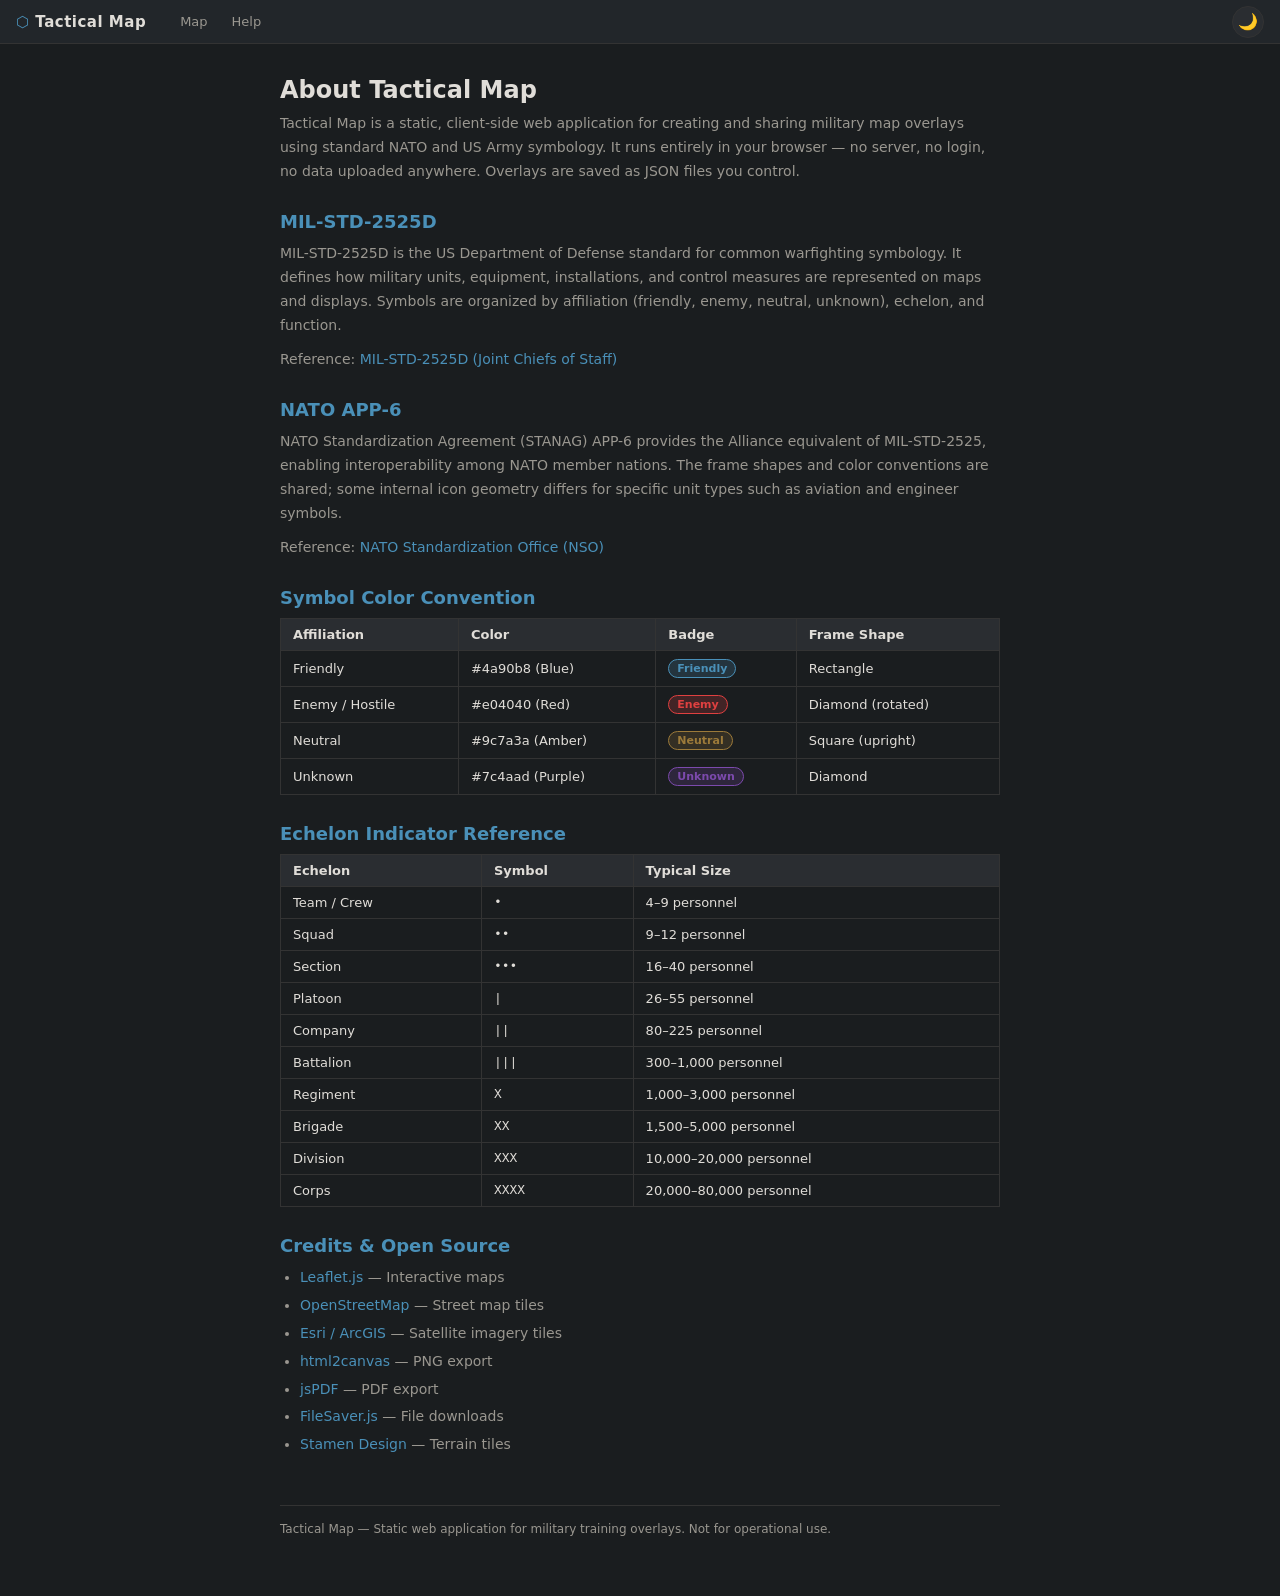
<file: about.html>
<!DOCTYPE html>
<html lang="en" data-theme="dark">
<head>
  <meta charset="UTF-8">
  <meta name="viewport" content="width=device-width, initial-scale=1.0">
  <title>About — Tactical Map</title>
  <link rel="icon" href="assets/img/favicon.ico" type="image/x-icon">
  <link rel="stylesheet" href="assets/css/themes.css">
  <link rel="stylesheet" href="assets/css/main.css">
</head>
<body>

<nav class="nav-bar">
  <div class="nav-logo">⬡ <span>Tactical Map</span></div>
  <div class="nav-links">
    <a href="index.html">Map</a>
    <a href="help.html">Help</a>
  </div>
  <div class="nav-spacer"></div>
  <div class="nav-controls">
    <button id="theme-toggle" title="Toggle theme">🌙</button>
  </div>
</nav>

<div class="page-container">
  <h1>About Tactical Map</h1>
  <p>
    Tactical Map is a static, client-side web application for creating and sharing military
    map overlays using standard NATO and US Army symbology. It runs entirely in your browser —
    no server, no login, no data uploaded anywhere. Overlays are saved as JSON files you control.
  </p>

  <h2>MIL-STD-2525D</h2>
  <p>
    MIL-STD-2525D is the US Department of Defense standard for common warfighting symbology.
    It defines how military units, equipment, installations, and control measures are represented
    on maps and displays. Symbols are organized by affiliation (friendly, enemy, neutral, unknown),
    echelon, and function.
  </p>
  <p>
    Reference: <a href="https://www.jcs.mil/Portals/36/Documents/Doctrine/misc_pubs/ms_2525d.pdf" target="_blank" rel="noopener">MIL-STD-2525D (Joint Chiefs of Staff)</a>
  </p>

  <h2>NATO APP-6</h2>
  <p>
    NATO Standardization Agreement (STANAG) APP-6 provides the Alliance equivalent of
    MIL-STD-2525, enabling interoperability among NATO member nations. The frame shapes and
    color conventions are shared; some internal icon geometry differs for specific unit types
    such as aviation and engineer symbols.
  </p>
  <p>
    Reference: <a href="https://nso.nato.int/nso/nsdd/listpromulg.html" target="_blank" rel="noopener">NATO Standardization Office (NSO)</a>
  </p>

  <h2>Symbol Color Convention</h2>
  <table>
    <thead>
      <tr><th>Affiliation</th><th>Color</th><th>Badge</th><th>Frame Shape</th></tr>
    </thead>
    <tbody>
      <tr>
        <td>Friendly</td>
        <td>#4a90b8 (Blue)</td>
        <td><span class="badge badge-friendly">Friendly</span></td>
        <td>Rectangle</td>
      </tr>
      <tr>
        <td>Enemy / Hostile</td>
        <td>#e04040 (Red)</td>
        <td><span class="badge badge-enemy">Enemy</span></td>
        <td>Diamond (rotated)</td>
      </tr>
      <tr>
        <td>Neutral</td>
        <td>#9c7a3a (Amber)</td>
        <td><span class="badge badge-neutral">Neutral</span></td>
        <td>Square (upright)</td>
      </tr>
      <tr>
        <td>Unknown</td>
        <td>#7c4aad (Purple)</td>
        <td><span class="badge badge-unknown">Unknown</span></td>
        <td>Diamond</td>
      </tr>
    </tbody>
  </table>

  <h2>Echelon Indicator Reference</h2>
  <table>
    <thead>
      <tr><th>Echelon</th><th>Symbol</th><th>Typical Size</th></tr>
    </thead>
    <tbody>
      <tr><td>Team / Crew</td><td style="font-family:monospace">•</td><td>4–9 personnel</td></tr>
      <tr><td>Squad</td><td style="font-family:monospace">••</td><td>9–12 personnel</td></tr>
      <tr><td>Section</td><td style="font-family:monospace">•••</td><td>16–40 personnel</td></tr>
      <tr><td>Platoon</td><td style="font-family:monospace">|</td><td>26–55 personnel</td></tr>
      <tr><td>Company</td><td style="font-family:monospace">||</td><td>80–225 personnel</td></tr>
      <tr><td>Battalion</td><td style="font-family:monospace">|||</td><td>300–1,000 personnel</td></tr>
      <tr><td>Regiment</td><td style="font-family:monospace">X</td><td>1,000–3,000 personnel</td></tr>
      <tr><td>Brigade</td><td style="font-family:monospace">XX</td><td>1,500–5,000 personnel</td></tr>
      <tr><td>Division</td><td style="font-family:monospace">XXX</td><td>10,000–20,000 personnel</td></tr>
      <tr><td>Corps</td><td style="font-family:monospace">XXXX</td><td>20,000–80,000 personnel</td></tr>
    </tbody>
  </table>

  <h2>Credits &amp; Open Source</h2>
  <ul>
    <li><a href="https://leafletjs.com" target="_blank" rel="noopener">Leaflet.js</a> — Interactive maps</li>
    <li><a href="https://www.openstreetmap.org" target="_blank" rel="noopener">OpenStreetMap</a> — Street map tiles</li>
    <li><a href="https://www.esri.com" target="_blank" rel="noopener">Esri / ArcGIS</a> — Satellite imagery tiles</li>
    <li><a href="https://html2canvas.hertzen.com" target="_blank" rel="noopener">html2canvas</a> — PNG export</li>
    <li><a href="https://parall.ax/products/jspdf" target="_blank" rel="noopener">jsPDF</a> — PDF export</li>
    <li><a href="https://github.com/eligrey/FileSaver.js" target="_blank" rel="noopener">FileSaver.js</a> — File downloads</li>
    <li><a href="https://stuen.com" target="_blank" rel="noopener">Stamen Design</a> — Terrain tiles</li>
  </ul>

  <div class="page-footer">
    Tactical Map — Static web application for military training overlays. Not for operational use.
  </div>
</div>

<script>
  (function() {
    const saved = localStorage.getItem('theme') || 'dark';
    document.documentElement.setAttribute('data-theme', saved);
    document.getElementById('theme-toggle').textContent = saved === 'dark' ? '🌙' : '☀️';
    document.getElementById('theme-toggle').addEventListener('click', () => {
      const cur = document.documentElement.getAttribute('data-theme');
      const next = cur === 'dark' ? 'light' : 'dark';
      document.documentElement.setAttribute('data-theme', next);
      localStorage.setItem('theme', next);
      document.getElementById('theme-toggle').textContent = next === 'dark' ? '🌙' : '☀️';
    });
  })();
</script>
</body>
</html>
</file>
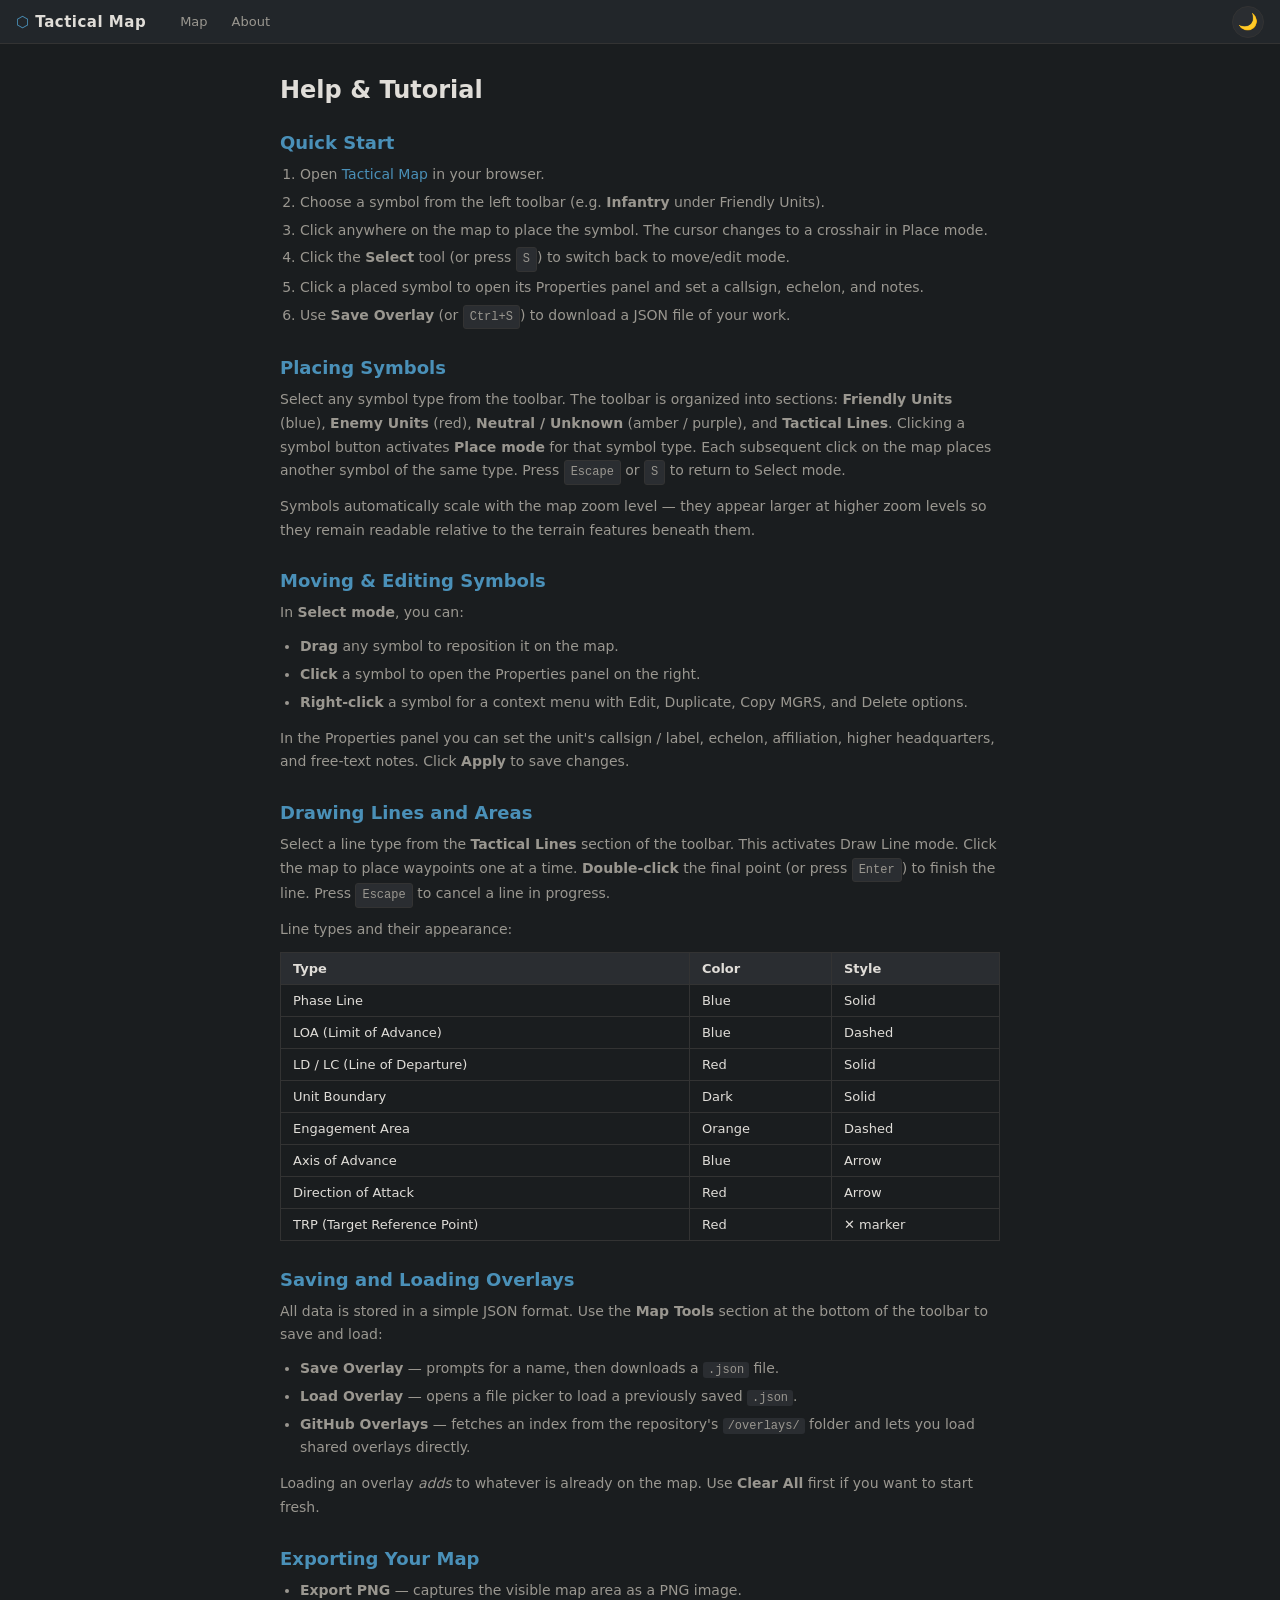
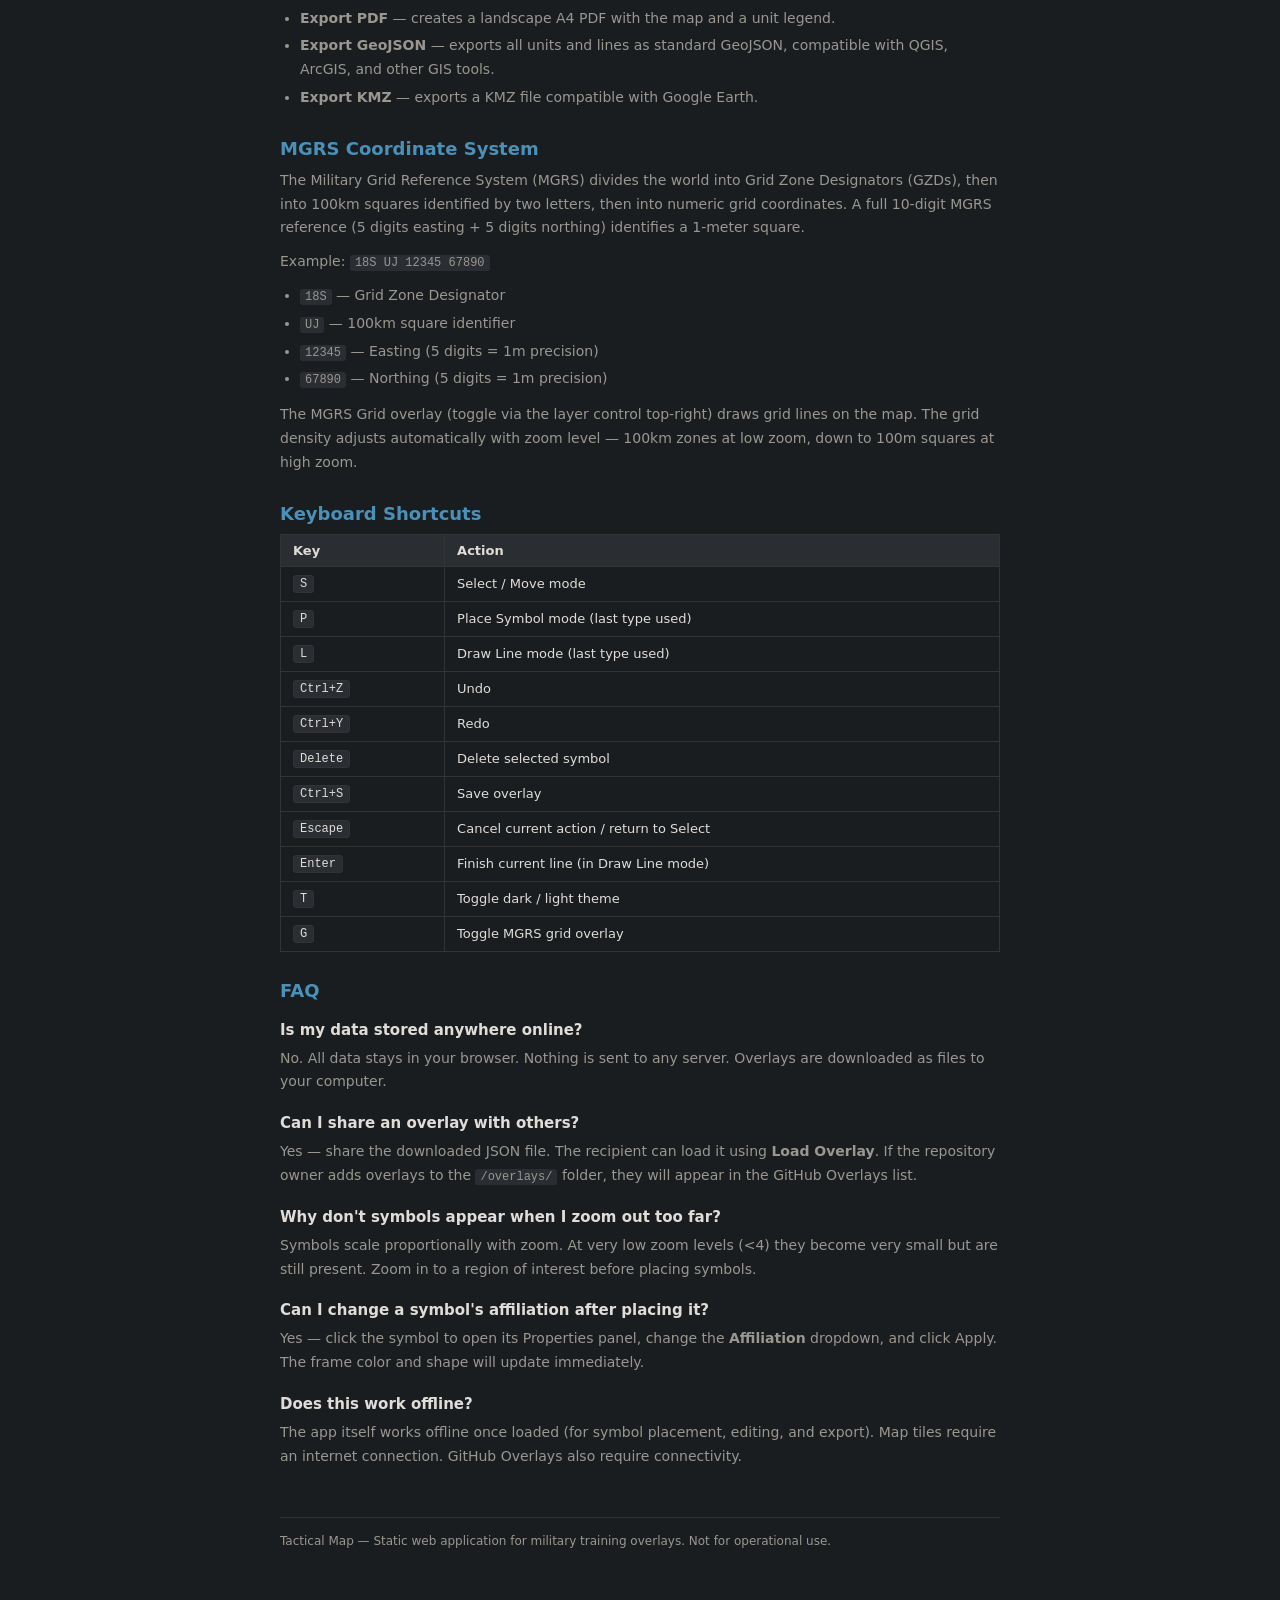
<file: help.html>
<!DOCTYPE html>
<html lang="en" data-theme="dark">
<head>
  <meta charset="UTF-8">
  <meta name="viewport" content="width=device-width, initial-scale=1.0">
  <title>Help — Tactical Map</title>
  <link rel="icon" href="assets/img/favicon.ico" type="image/x-icon">
  <link rel="stylesheet" href="assets/css/themes.css">
  <link rel="stylesheet" href="assets/css/main.css">
</head>
<body>

<nav class="nav-bar">
  <div class="nav-logo">⬡ <span>Tactical Map</span></div>
  <div class="nav-links">
    <a href="index.html">Map</a>
    <a href="about.html">About</a>
  </div>
  <div class="nav-spacer"></div>
  <div class="nav-controls">
    <button id="theme-toggle" title="Toggle theme">🌙</button>
  </div>
</nav>

<div class="page-container">
  <h1>Help &amp; Tutorial</h1>

  <h2>Quick Start</h2>
  <ol>
    <li>Open <a href="index.html">Tactical Map</a> in your browser.</li>
    <li>Choose a symbol from the left toolbar (e.g. <strong>Infantry</strong> under Friendly Units).</li>
    <li>Click anywhere on the map to place the symbol. The cursor changes to a crosshair in Place mode.</li>
    <li>Click the <strong>Select</strong> tool (or press <kbd class="kbd">S</kbd>) to switch back to move/edit mode.</li>
    <li>Click a placed symbol to open its Properties panel and set a callsign, echelon, and notes.</li>
    <li>Use <strong>Save Overlay</strong> (or <kbd class="kbd">Ctrl+S</kbd>) to download a JSON file of your work.</li>
  </ol>

  <h2>Placing Symbols</h2>
  <p>
    Select any symbol type from the toolbar. The toolbar is organized into sections:
    <strong>Friendly Units</strong> (blue), <strong>Enemy Units</strong> (red),
    <strong>Neutral / Unknown</strong> (amber / purple), and <strong>Tactical Lines</strong>.
    Clicking a symbol button activates <strong>Place mode</strong> for that symbol type.
    Each subsequent click on the map places another symbol of the same type.
    Press <kbd class="kbd">Escape</kbd> or <kbd class="kbd">S</kbd> to return to Select mode.
  </p>
  <p>
    Symbols automatically scale with the map zoom level — they appear larger at higher zoom
    levels so they remain readable relative to the terrain features beneath them.
  </p>

  <h2>Moving &amp; Editing Symbols</h2>
  <p>
    In <strong>Select mode</strong>, you can:
  </p>
  <ul>
    <li><strong>Drag</strong> any symbol to reposition it on the map.</li>
    <li><strong>Click</strong> a symbol to open the Properties panel on the right.</li>
    <li><strong>Right-click</strong> a symbol for a context menu with Edit, Duplicate, Copy MGRS, and Delete options.</li>
  </ul>
  <p>
    In the Properties panel you can set the unit's callsign / label, echelon, affiliation,
    higher headquarters, and free-text notes. Click <strong>Apply</strong> to save changes.
  </p>

  <h2>Drawing Lines and Areas</h2>
  <p>
    Select a line type from the <strong>Tactical Lines</strong> section of the toolbar.
    This activates Draw Line mode. Click the map to place waypoints one at a time.
    <strong>Double-click</strong> the final point (or press <kbd class="kbd">Enter</kbd>) to finish the line.
    Press <kbd class="kbd">Escape</kbd> to cancel a line in progress.
  </p>
  <p>Line types and their appearance:</p>
  <table>
    <thead><tr><th>Type</th><th>Color</th><th>Style</th></tr></thead>
    <tbody>
      <tr><td>Phase Line</td><td>Blue</td><td>Solid</td></tr>
      <tr><td>LOA (Limit of Advance)</td><td>Blue</td><td>Dashed</td></tr>
      <tr><td>LD / LC (Line of Departure)</td><td>Red</td><td>Solid</td></tr>
      <tr><td>Unit Boundary</td><td>Dark</td><td>Solid</td></tr>
      <tr><td>Engagement Area</td><td>Orange</td><td>Dashed</td></tr>
      <tr><td>Axis of Advance</td><td>Blue</td><td>Arrow</td></tr>
      <tr><td>Direction of Attack</td><td>Red</td><td>Arrow</td></tr>
      <tr><td>TRP (Target Reference Point)</td><td>Red</td><td>✕ marker</td></tr>
    </tbody>
  </table>

  <h2>Saving and Loading Overlays</h2>
  <p>
    All data is stored in a simple JSON format. Use the <strong>Map Tools</strong> section at the bottom
    of the toolbar to save and load:
  </p>
  <ul>
    <li><strong>Save Overlay</strong> — prompts for a name, then downloads a <code>.json</code> file.</li>
    <li><strong>Load Overlay</strong> — opens a file picker to load a previously saved <code>.json</code>.</li>
    <li><strong>GitHub Overlays</strong> — fetches an index from the repository's <code>/overlays/</code>
        folder and lets you load shared overlays directly.</li>
  </ul>
  <p>
    Loading an overlay <em>adds</em> to whatever is already on the map. Use <strong>Clear All</strong>
    first if you want to start fresh.
  </p>

  <h2>Exporting Your Map</h2>
  <ul>
    <li><strong>Export PNG</strong> — captures the visible map area as a PNG image.</li>
    <li><strong>Export PDF</strong> — creates a landscape A4 PDF with the map and a unit legend.</li>
    <li><strong>Export GeoJSON</strong> — exports all units and lines as standard GeoJSON,
        compatible with QGIS, ArcGIS, and other GIS tools.</li>
    <li><strong>Export KMZ</strong> — exports a KMZ file compatible with Google Earth.</li>
  </ul>

  <h2>MGRS Coordinate System</h2>
  <p>
    The Military Grid Reference System (MGRS) divides the world into Grid Zone Designators (GZDs),
    then into 100km squares identified by two letters, then into numeric grid coordinates.
    A full 10-digit MGRS reference (5 digits easting + 5 digits northing) identifies a 1-meter square.
  </p>
  <p>
    Example: <code>18S UJ 12345 67890</code>
  </p>
  <ul>
    <li><code>18S</code> — Grid Zone Designator</li>
    <li><code>UJ</code> — 100km square identifier</li>
    <li><code>12345</code> — Easting (5 digits = 1m precision)</li>
    <li><code>67890</code> — Northing (5 digits = 1m precision)</li>
  </ul>
  <p>
    The MGRS Grid overlay (toggle via the layer control top-right) draws grid lines on the map.
    The grid density adjusts automatically with zoom level — 100km zones at low zoom,
    down to 100m squares at high zoom.
  </p>

  <h2>Keyboard Shortcuts</h2>
  <table>
    <thead><tr><th>Key</th><th>Action</th></tr></thead>
    <tbody>
      <tr><td><kbd class="kbd">S</kbd></td><td>Select / Move mode</td></tr>
      <tr><td><kbd class="kbd">P</kbd></td><td>Place Symbol mode (last type used)</td></tr>
      <tr><td><kbd class="kbd">L</kbd></td><td>Draw Line mode (last type used)</td></tr>
      <tr><td><kbd class="kbd">Ctrl+Z</kbd></td><td>Undo</td></tr>
      <tr><td><kbd class="kbd">Ctrl+Y</kbd></td><td>Redo</td></tr>
      <tr><td><kbd class="kbd">Delete</kbd></td><td>Delete selected symbol</td></tr>
      <tr><td><kbd class="kbd">Ctrl+S</kbd></td><td>Save overlay</td></tr>
      <tr><td><kbd class="kbd">Escape</kbd></td><td>Cancel current action / return to Select</td></tr>
      <tr><td><kbd class="kbd">Enter</kbd></td><td>Finish current line (in Draw Line mode)</td></tr>
      <tr><td><kbd class="kbd">T</kbd></td><td>Toggle dark / light theme</td></tr>
      <tr><td><kbd class="kbd">G</kbd></td><td>Toggle MGRS grid overlay</td></tr>
    </tbody>
  </table>

  <h2>FAQ</h2>

  <h3>Is my data stored anywhere online?</h3>
  <p>No. All data stays in your browser. Nothing is sent to any server. Overlays are downloaded
     as files to your computer.</p>

  <h3>Can I share an overlay with others?</h3>
  <p>Yes — share the downloaded JSON file. The recipient can load it using <strong>Load Overlay</strong>.
     If the repository owner adds overlays to the <code>/overlays/</code> folder, they will appear
     in the GitHub Overlays list.</p>

  <h3>Why don't symbols appear when I zoom out too far?</h3>
  <p>Symbols scale proportionally with zoom. At very low zoom levels (&lt;4) they become very small
     but are still present. Zoom in to a region of interest before placing symbols.</p>

  <h3>Can I change a symbol's affiliation after placing it?</h3>
  <p>Yes — click the symbol to open its Properties panel, change the <strong>Affiliation</strong>
     dropdown, and click Apply. The frame color and shape will update immediately.</p>

  <h3>Does this work offline?</h3>
  <p>The app itself works offline once loaded (for symbol placement, editing, and export).
     Map tiles require an internet connection. GitHub Overlays also require connectivity.</p>

  <div class="page-footer">
    Tactical Map — Static web application for military training overlays. Not for operational use.
  </div>
</div>

<script>
  (function() {
    const saved = localStorage.getItem('theme') || 'dark';
    document.documentElement.setAttribute('data-theme', saved);
    document.getElementById('theme-toggle').textContent = saved === 'dark' ? '🌙' : '☀️';
    document.getElementById('theme-toggle').addEventListener('click', () => {
      const cur = document.documentElement.getAttribute('data-theme');
      const next = cur === 'dark' ? 'light' : 'dark';
      document.documentElement.setAttribute('data-theme', next);
      localStorage.setItem('theme', next);
      document.getElementById('theme-toggle').textContent = next === 'dark' ? '🌙' : '☀️';
    });
  })();
</script>
</body>
</html>
</file>
<file: assets/css/themes.css>
:root[data-theme="dark"] {
  --bg-primary: #1a1d1f;
  --bg-secondary: #22262a;
  --bg-tertiary: #2a2d31;
  --text-primary: #e0ddd8;
  --text-secondary: #9a9790;
  --border: #333333;
  --accent: #4a90b8;
  --accent-hover: #5ba3cc;
  --danger: #e04040;
  --success: #4caf50;
  --tile-filter: brightness(0.45) saturate(0.6);
  --shadow: rgba(0,0,0,0.4);
  --toolbar-bg: #1e2124;
  --status-bg: #16191b;
  --modal-overlay: rgba(0,0,0,0.7);
}

:root[data-theme="light"] {
  --bg-primary: #f5f3ee;
  --bg-secondary: #ffffff;
  --bg-tertiary: #ebe8e0;
  --text-primary: #1a1a18;
  --text-secondary: #5a5850;
  --border: #cccccc;
  --accent: #185fa5;
  --accent-hover: #1470c0;
  --danger: #c0392b;
  --success: #27ae60;
  --tile-filter: none;
  --shadow: rgba(0,0,0,0.15);
  --toolbar-bg: #f0ede6;
  --status-bg: #e8e5de;
  --modal-overlay: rgba(0,0,0,0.5);
}
</file>
<file: assets/css/main.css>
*, *::before, *::after { box-sizing: border-box; margin: 0; padding: 0; }

html, body {
  height: 100%;
  font-family: 'Segoe UI', system-ui, -apple-system, sans-serif;
  font-size: 14px;
  background: var(--bg-primary);
  color: var(--text-primary);
  transition: background 0.2s, color 0.2s;
}

a { color: var(--accent); text-decoration: none; }
a:hover { text-decoration: underline; }

button {
  cursor: pointer;
  border: 1px solid var(--border);
  background: var(--bg-tertiary);
  color: var(--text-primary);
  border-radius: 4px;
  padding: 5px 10px;
  font-size: 13px;
  transition: background 0.15s, border-color 0.15s;
}
button:hover { background: var(--bg-secondary); border-color: var(--accent); }
button.active, button.btn-primary {
  background: var(--accent);
  color: #fff;
  border-color: var(--accent);
}
button.active:hover, button.btn-primary:hover { background: var(--accent-hover); }
button.btn-danger { background: var(--danger); color: #fff; border-color: var(--danger); }
button.btn-secondary { background: var(--bg-tertiary); color: var(--text-primary); border-color: var(--border); }
button.btn-secondary:hover { border-color: var(--accent); color: var(--accent); }

input[type="text"], input[type="search"], textarea, select {
  background: var(--bg-secondary);
  color: var(--text-primary);
  border: 1px solid var(--border);
  border-radius: 4px;
  padding: 5px 8px;
  font-size: 13px;
  width: 100%;
}
input:focus, textarea:focus, select:focus {
  outline: none;
  border-color: var(--accent);
}

/* NAV BAR */
.nav-bar {
  display: flex;
  align-items: center;
  gap: 16px;
  padding: 0 16px;
  height: 44px;
  background: var(--bg-secondary);
  border-bottom: 1px solid var(--border);
  position: relative;
  z-index: 1000;
  flex-shrink: 0;
}
.nav-logo {
  font-weight: 700;
  font-size: 15px;
  letter-spacing: 0.5px;
  color: var(--accent);
  white-space: nowrap;
}
.nav-logo span { color: var(--text-primary); }
.nav-links { display: flex; gap: 4px; margin-left: 8px; }
.nav-links a {
  padding: 4px 10px;
  border-radius: 4px;
  color: var(--text-secondary);
  font-size: 13px;
}
.nav-links a:hover { background: var(--bg-tertiary); color: var(--text-primary); text-decoration: none; }
.nav-spacer { flex: 1; }
.nav-controls { display: flex; align-items: center; gap: 8px; }

#std-selector {
  background: var(--bg-tertiary);
  border: 1px solid var(--border);
  color: var(--text-primary);
  border-radius: 4px;
  padding: 4px 8px;
  font-size: 12px;
  cursor: pointer;
  width: auto;
}

#theme-toggle {
  width: 32px;
  height: 32px;
  padding: 0;
  border-radius: 50%;
  display: flex;
  align-items: center;
  justify-content: center;
  font-size: 16px;
  border: 1px solid var(--border);
}

/* MODAL */
.modal-overlay {
  display: none;
  position: fixed;
  inset: 0;
  background: var(--modal-overlay);
  z-index: 9000;
  align-items: center;
  justify-content: center;
}
.modal-overlay.open { display: flex; }
.modal {
  background: var(--bg-secondary);
  border: 1px solid var(--border);
  border-radius: 8px;
  padding: 20px;
  min-width: 300px;
  max-width: 520px;
  width: 90%;
  max-height: 80vh;
  overflow-y: auto;
  box-shadow: 0 8px 32px var(--shadow);
}
.modal h3 { margin-bottom: 14px; font-size: 15px; }
.modal-footer { display: flex; gap: 8px; justify-content: flex-end; margin-top: 16px; }
.modal label { display: block; margin-bottom: 4px; font-size: 12px; color: var(--text-secondary); }
.modal .form-group { margin-bottom: 12px; }

/* CONTEXT MENU */
.context-menu {
  display: none;
  position: fixed;
  background: var(--bg-secondary);
  border: 1px solid var(--border);
  border-radius: 6px;
  box-shadow: 0 4px 16px var(--shadow);
  z-index: 8000;
  min-width: 160px;
  padding: 4px 0;
}
.context-menu.open { display: block; }
.context-menu-item {
  padding: 7px 14px;
  cursor: pointer;
  font-size: 13px;
  color: var(--text-primary);
}
.context-menu-item:hover { background: var(--bg-tertiary); }
.context-menu-item.danger { color: var(--danger); }
.context-menu-sep { height: 1px; background: var(--border); margin: 3px 0; }

/* ABOUT / HELP PAGES */
.page-container {
  max-width: 760px;
  margin: 0 auto;
  padding: 32px 20px 60px;
}
.page-container h1 { font-size: 24px; margin-bottom: 8px; }
.page-container h2 { font-size: 18px; margin: 28px 0 10px; color: var(--accent); }
.page-container h3 { font-size: 15px; margin: 20px 0 8px; }
.page-container p { line-height: 1.7; margin-bottom: 10px; color: var(--text-secondary); }
.page-container ul, .page-container ol { padding-left: 20px; margin-bottom: 12px; }
.page-container li { line-height: 1.7; color: var(--text-secondary); margin-bottom: 4px; }
.page-container table { width: 100%; border-collapse: collapse; margin-bottom: 16px; }
.page-container th, .page-container td {
  padding: 8px 12px;
  text-align: left;
  border: 1px solid var(--border);
  font-size: 13px;
}
.page-container th { background: var(--bg-tertiary); font-weight: 600; }
.page-container code {
  background: var(--bg-tertiary);
  padding: 1px 5px;
  border-radius: 3px;
  font-family: 'Courier New', monospace;
  font-size: 12px;
}
.page-footer {
  margin-top: 48px;
  padding-top: 16px;
  border-top: 1px solid var(--border);
  font-size: 12px;
  color: var(--text-secondary);
}
.kbd {
  display: inline-block;
  background: var(--bg-tertiary);
  border: 1px solid var(--border);
  border-radius: 3px;
  padding: 1px 6px;
  font-family: monospace;
  font-size: 12px;
}
.badge {
  display: inline-block;
  padding: 2px 8px;
  border-radius: 12px;
  font-size: 11px;
  font-weight: 600;
}
.badge-friendly { background: rgba(74,144,184,0.2); color: #4a90b8; border: 1px solid #4a90b8; }
.badge-enemy { background: rgba(224,64,64,0.2); color: #e04040; border: 1px solid #e04040; }
.badge-neutral { background: rgba(156,122,58,0.2); color: #9c7a3a; border: 1px solid #9c7a3a; }
.badge-unknown { background: rgba(124,74,173,0.2); color: #7c4aad; border: 1px solid #7c4aad; }

/* ── SYMBOL BUILDER MODAL ─────────────────────────────────────────────────── */
#symbol-builder-modal .modal {
  max-width: 780px;
  width: 96vw;
  max-height: 88vh;
  display: flex;
  flex-direction: column;
  padding: 0;
  overflow: hidden;
}
.sb-modal-header {
  display: flex;
  align-items: center;
  justify-content: space-between;
  padding: 12px 16px;
  border-bottom: 1px solid var(--border);
  flex-shrink: 0;
}
.sb-modal-header h3 { margin: 0; font-size: 15px; }
.sb-modal-header button { width: 28px; height: 28px; padding: 0; border-radius: 50%; font-size: 15px; }
.sb-body {
  display: flex;
  flex: 1;
  overflow: hidden;
  min-height: 0;
}
/* Left panel — symbol library */
.sb-left {
  width: 240px;
  flex-shrink: 0;
  border-right: 1px solid var(--border);
  display: flex;
  flex-direction: column;
  overflow: hidden;
}
.sb-search-row {
  padding: 8px;
  border-bottom: 1px solid var(--border);
  flex-shrink: 0;
}
.sb-search-row input { font-size: 12px; }
#sb-symbol-list {
  flex: 1;
  overflow-y: auto;
  padding: 4px 6px 8px;
}
.sb-group-hdr {
  font-size: 10px;
  font-weight: 600;
  text-transform: uppercase;
  letter-spacing: 0.5px;
  color: var(--text-secondary);
  padding: 4px 2px 2px;
}
.sb-grid {
  display: grid;
  grid-template-columns: repeat(3, 1fr);
  gap: 3px;
  margin-bottom: 4px;
}
.sb-item {
  display: flex;
  flex-direction: column;
  align-items: center;
  gap: 2px;
  padding: 5px 3px 4px;
  border-radius: 5px;
  cursor: pointer;
  border: 1px solid transparent;
  transition: background 0.12s, border-color 0.12s;
}
.sb-item:hover { background: var(--bg-tertiary); border-color: var(--border); }
.sb-item.selected { background: rgba(74,144,184,0.18); border-color: var(--accent); }
.sb-item-icon { display: flex; align-items: center; justify-content: center; height: 26px; }
.sb-item-lbl { font-size: 9px; text-align: center; color: var(--text-secondary); line-height: 1.2; word-break: break-word; }
/* Right panel — preview + controls */
.sb-right {
  flex: 1;
  display: flex;
  flex-direction: column;
  overflow-y: auto;
  min-width: 0;
}
.sb-preview-panel {
  display: flex;
  flex-direction: column;
  align-items: center;
  padding: 16px 12px 12px;
  border-bottom: 1px solid var(--border);
  background: var(--bg-primary);
  flex-shrink: 0;
}
#sb-preview-svg {
  min-height: 80px;
  display: flex;
  align-items: center;
  justify-content: center;
}
#sb-preview-name { font-size: 13px; font-weight: 600; margin-top: 6px; }
#sb-preview-details { font-size: 11px; color: var(--text-secondary); margin-top: 2px; }
#sb-preview-desig { font-size: 11px; color: var(--accent); margin-top: 2px; }
#sb-preview-hq { font-size: 11px; color: var(--text-secondary); }
.sb-controls {
  padding: 12px 14px;
  display: flex;
  flex-direction: column;
  gap: 10px;
  flex: 1;
}
.sb-row {
  display: flex;
  gap: 6px;
  flex-wrap: wrap;
}
.sb-field-group {
  display: flex;
  flex-direction: column;
  gap: 3px;
  flex: 1;
  min-width: 100px;
}
.sb-field-group label { font-size: 11px; color: var(--text-secondary); }
.sb-field-group input[type="text"], .sb-field-group select { font-size: 12px; padding: 4px 6px; }
.sb-radio-group {
  display: flex;
  flex-wrap: wrap;
  gap: 4px;
}
.sb-radio-group label {
  display: flex;
  align-items: center;
  gap: 4px;
  font-size: 12px;
  cursor: pointer;
  padding: 3px 8px;
  border-radius: 4px;
  border: 1px solid var(--border);
  background: var(--bg-secondary);
  color: var(--text-primary);
  transition: background 0.12s, border-color 0.12s;
}
.sb-radio-group input[type="radio"] { display: none; }
.sb-radio-group input[type="radio"]:checked + span { color: var(--accent); font-weight: 600; }
.sb-radio-group label:has(input:checked) { border-color: var(--accent); background: rgba(74,144,184,0.12); }
.sb-check-row { display: flex; flex-wrap: wrap; gap: 8px; }
.sb-check-row label { display: flex; align-items: center; gap: 4px; font-size: 12px; cursor: pointer; }
.sb-divider { height: 1px; background: var(--border); margin: 2px 0; }
.sb-section-label { font-size: 10px; font-weight: 600; text-transform: uppercase; letter-spacing: 0.5px; color: var(--text-secondary); }
.sb-mgrs-row {
  display: flex;
  align-items: flex-start;
  gap: 8px;
  padding: 8px 14px 4px;
  border-top: 1px solid var(--border);
  flex-shrink: 0;
}
.sb-mgrs-row label {
  font-size: 11px;
  color: var(--text-secondary);
  white-space: nowrap;
  padding-top: 6px;
  min-width: 110px;
}
.sb-mgrs-input-wrap {
  flex: 1;
}
.sb-mgrs-input-wrap input {
  width: 100%;
  box-sizing: border-box;
  font-size: 12px;
}
.sb-mgrs-error {
  font-size: 10px;
  color: var(--danger);
  min-height: 14px;
  margin-top: 2px;
}
.sb-footer {
  display: flex;
  gap: 8px;
  justify-content: flex-end;
  padding: 8px 14px 10px;
  flex-shrink: 0;
}
</file>
